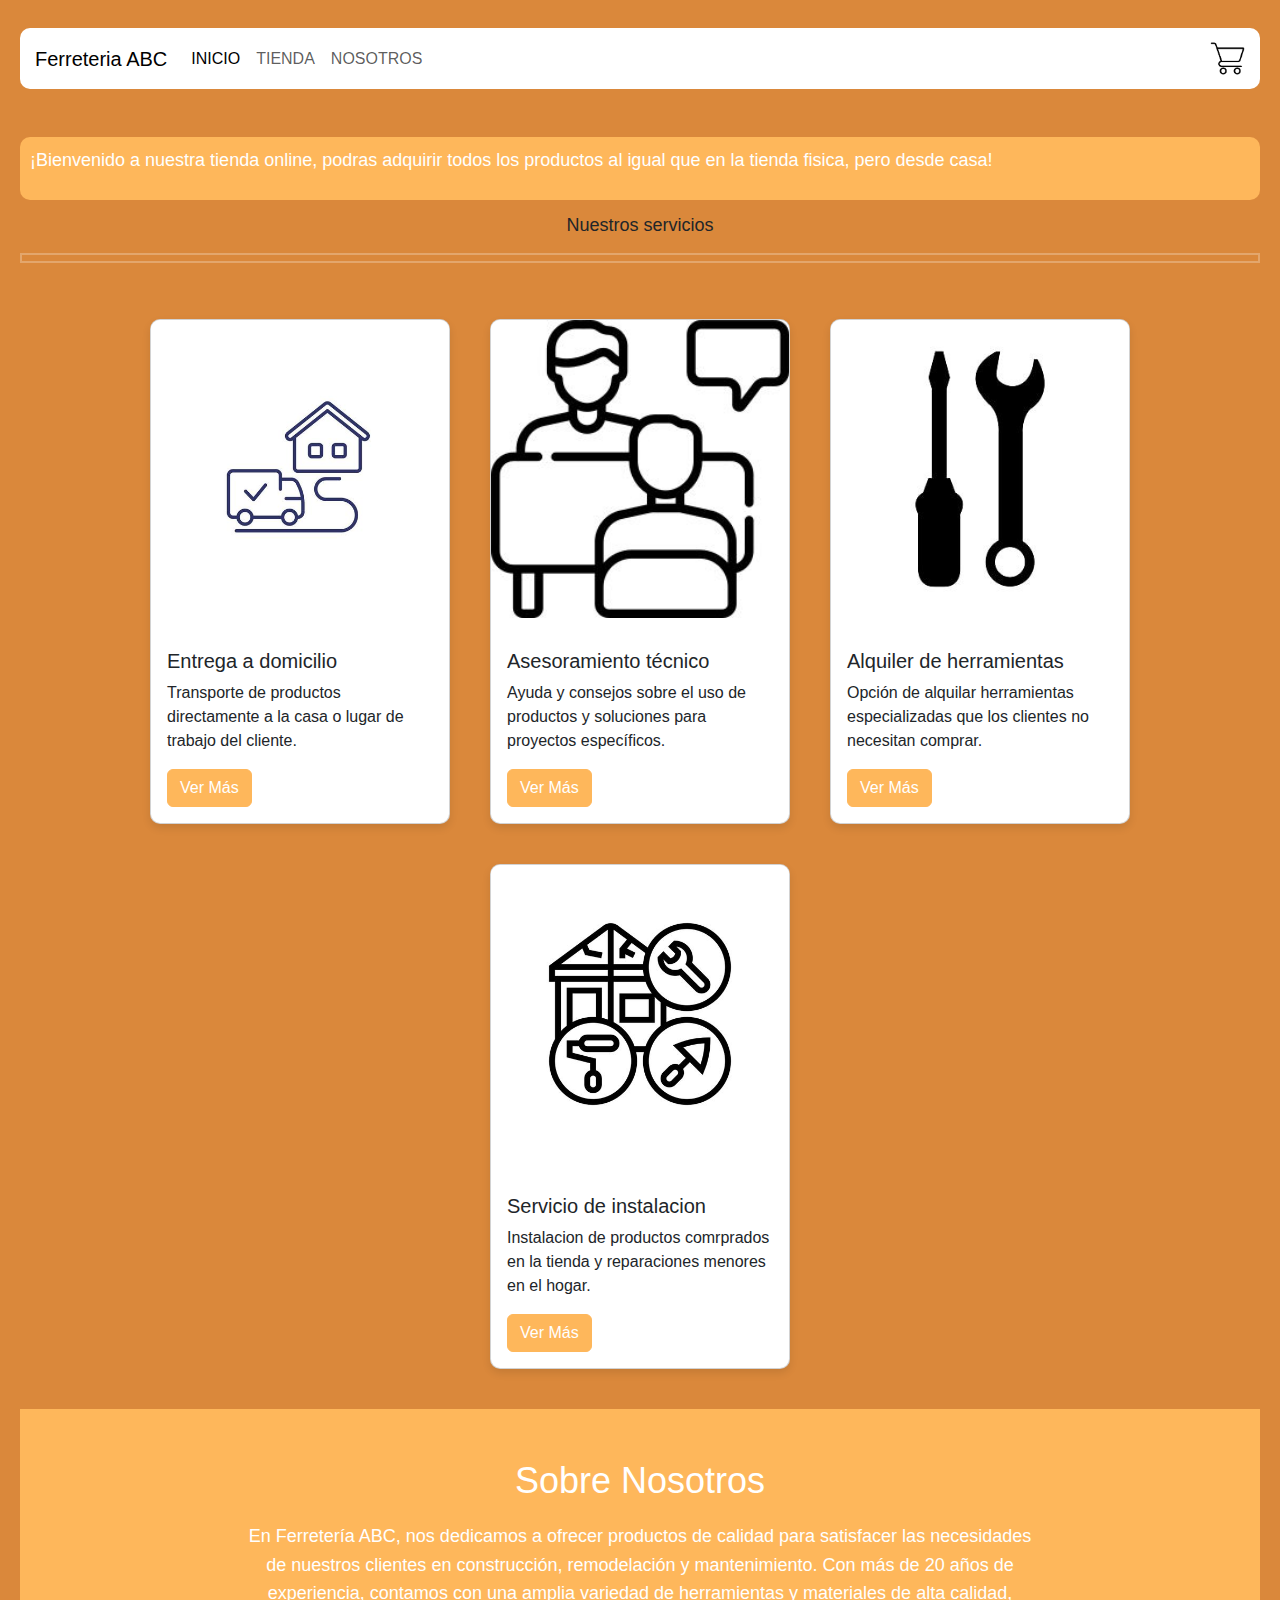
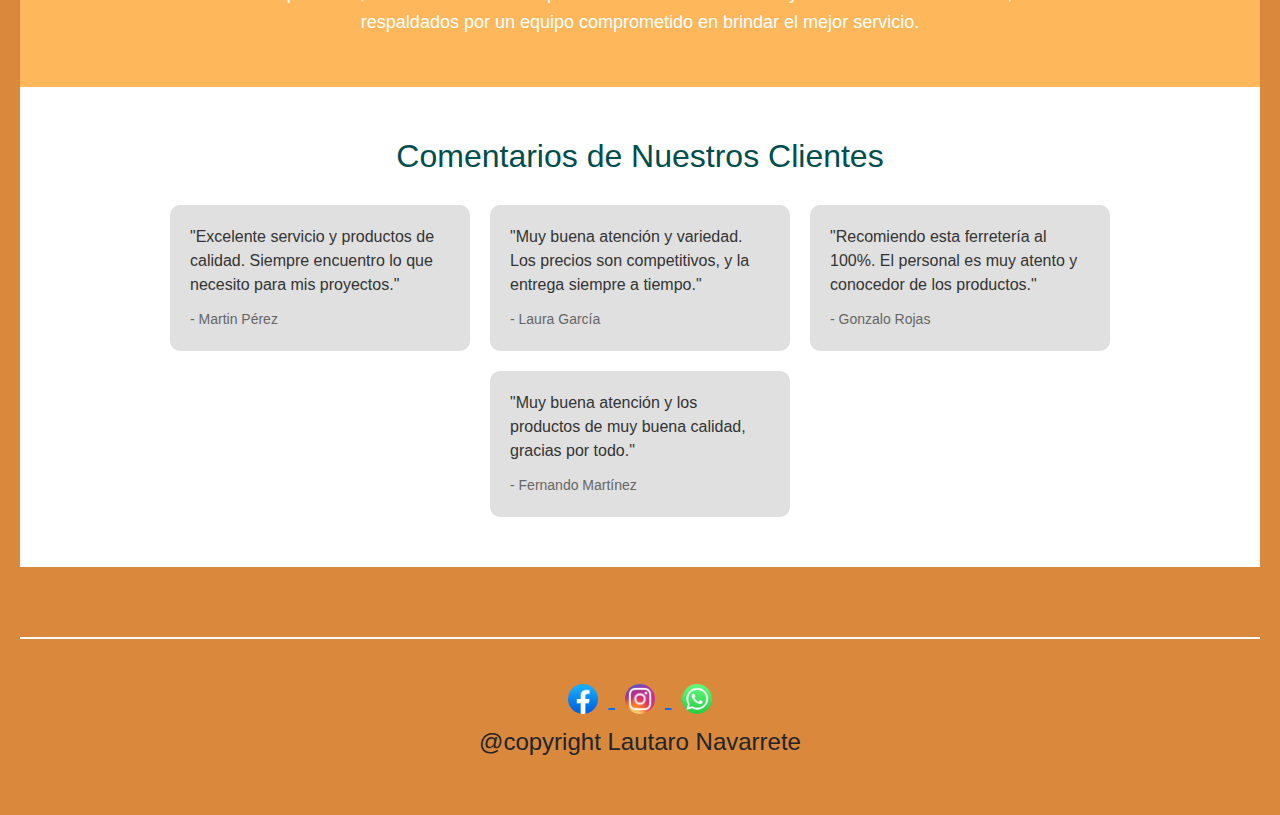
<file: html/index.html>
<!DOCTYPE html>
<html lang="en">
<head>
    <meta charset="UTF-8">
    <meta name="viewport" content="width=device-width, initial-scale=1.0">
    <meta name="description" content="Esta pagina es una ferreteria online, donde podes adquirir todas las herramientas que necesitas ">
    <meta name="keywords" content="Ferreteria, herramientas, martillo, destornillador, motosierra">
    <link href="https://cdn.jsdelivr.net/npm/bootstrap@5.3.3/dist/css/bootstrap.min.css" rel="stylesheet" integrity="sha384-QWTKZyjpPEjISv5WaRU9OFeRpok6YctnYmDr5pNlyT2bRjXh0JMhjY6hW+ALEwIH" crossorigin="anonymous">
    <link href="https://cdn.jsdelivr.net/npm/bootstrap@5.0.0-beta1/dist/css/bootstrap.min.css" rel="stylesheet">
    <link rel="stylesheet" href="/css/styles.css">
    <link rel="shortcut icon" href="/img/logo-pag.jpg">
    <title>Ferreteria Online - Home</title>
</head>
<body>
    <div class="navbar">
      <nav class="margenes navbar navbar-expand-lg navbar-light">
         <a class="navbar-brand" href="/html/index.html">Ferreteria ABC</a>
         <button class="navbar-toggler" type="button" data-bs-toggle="collapse" data-bs-target="#navbarSupportedContent"    aria-controls="navbarSupportedContent" aria-expanded="false" aria-label="Toggle navigation">
           <span class="navbar-toggler-icon"></span>
         </button>
         <div class="collapse navbar-collapse" id="navbarSupportedContent">
           <ul class="margen-down navbar-nav me-auto mb-2 mb-lg-0">
             <li class="nav-item">
               <a class="nav-link active white" aria-current="page" href="/html/index.html">INICIO</a>
             </li>
             <li class="nav-item">
               <a class="nav-link" href="/html/tienda.html">TIENDA</a>
             </li>
             <li class="nav-item">
               <a class="nav-link" href="#about-us">NOSOTROS</a>
             </li>
           </ul>
           <a href="/html/carrito.html"><img class="carrito_logo" src="/img/carrito.jpg" alt="carrito"></a>
         </div>
       </nav>
    </div>
    <main>
       <div class="parrafo_container">
        <p>¡Bienvenido a nuestra tienda online, podras adquirir todos los productos al igual que en la tienda fisica, pero desde casa!</p>
       </div>
       <div class="content_2">
        <h2>Nuestros servicios</h2>
        <hr>
      <div class="card_container">
           <div class="card">
             <img src="/img/entrega.jpg" class="card-img-top" alt="Entrega a domicilio">
              <div class="card-body">
                    <h5 class="card-title">Entrega a domicilio</h5>
                    <p class="card-text">Transporte de productos directamente a la casa o lugar de trabajo del cliente.</p>
                    <a href="#" class="btn btn-primary">Ver Más</a>
              </div>
           </div>
           <div class="card">
                    <img src="/img/asesioria.jpg" class="card-img-top" alt="Asesoramiento tecnico">
               <div class="card-body">
                    <h5 class="card-title">Asesoramiento técnico</h5>
                    <p class="card-text">Ayuda y consejos sobre el uso de productos y soluciones para proyectos específicos.</p>
                    <a href="#" class="btn btn-primary">Ver Más</a>
               </div>
           </div>
           <div class="card">
                    <img src="/img/herramientas.jpg" class="card-img-top" alt="Alquiler de herramientas">
               <div class="card-body">
                    <h5 class="card-title">Alquiler de herramientas</h5>
                    <p class="card-text">Opción de alquilar herramientas especializadas que los clientes no necesitan comprar.</p>
                    <a href="#" class="btn btn-primary">Ver Más</a>
               </div>
           </div>
           <div class="card">
                    <img src="/img/servicios.jpg" class="card-img-top" alt="Servicio de instalacion y reparacion">
               <div class="card-body">
                    <h5 class="card-title">Servicio de instalacion</h5>
                    <p class="card-text">Instalacion de productos comrprados en la tienda y reparaciones menores en el hogar.</p>
                    <a href="#" class="btn btn-primary">Ver Más</a>
               </div>
           </div>
       </div>
    </main>
    <section id="about-us" class="about-us">
      <div class="about-content">
          <h2>Sobre Nosotros</h2>
          <p>En Ferretería ABC, nos dedicamos a ofrecer productos de calidad para satisfacer las necesidades de nuestros clientes en construcción, remodelación y mantenimiento. Con más de 20 años de experiencia, contamos con una amplia variedad de herramientas y materiales de alta calidad, respaldados por un equipo comprometido en brindar el mejor servicio.</p>
      </div>
  </section>
  <section class="client-reviews">
      <h2>Comentarios de Nuestros Clientes</h2>
      <div class="reviews-container">
          <div class="review">
              <p>"Excelente servicio y productos de calidad. Siempre encuentro lo que necesito para mis proyectos."</p>
              <span>- Martin Pérez</span>
          </div>
          <div class="review">
              <p>"Muy buena atención y variedad. Los precios son competitivos, y la entrega siempre a tiempo."</p>
              <span>- Laura García</span>
          </div>
          <div class="review">
              <p>"Recomiendo esta ferretería al 100%. El personal es muy atento y conocedor de los productos."</p>
              <span>- Gonzalo Rojas</span>
          </div>
          <div class="review">
            <p>"Muy buena atención y los productos de muy buena calidad, gracias por todo."</p>
            <span>- Fernando Martínez</span>
        </div>
      </div>
  </section>
    <footer>
       <div class="footer_logo">
          <a href="https://www.facebook.com">
            <img src="/img/fk-logo.jpg" class="logo_footer" alt="Facebook">
          </a>
          <a href="http://www.instagram.com">
            <img src="/img/ig-logo.jpg" class="logo_footer" alt="Instagram">
          </a>
          <a href="http://www.whatsapp.com">
            <img src="/img/wsp-logo.jpg" class="logo_footer" alt="Whatsapp">
          </a>
        </div>
            <span>@copyright </span>
            <span>Lautaro Navarrete</span>
    </footer> 

    <script src="https://cdn.jsdelivr.net/npm/bootstrap@5.0.0-beta1/dist/js/bootstrap.bundle.min.js" integrity="sha384-ygbV9kiqUc6oa4msXn9868pTtWMgiQaeYH7/t7LECLbyPA2x65Kgf80OJFdroafW" crossorigin="anonymous"></script>
</body>
</html>
</file>
<file: css/styles.css>
* {
    margin: 0;
    padding: 0;
    box-sizing: border-box;
    font-family: sans-serif;
  }
  body {
    background-color: rgb(218, 136, 59);
    padding: 20px;
  }
/*--- NAVBAR ---*/
  .navbar {
    width: 100%;
    border-radius: 10px;
    margin-bottom: 20px;
  }
  .margenes.navbar.navbar-expand-lg.navbar-light {
    background-color: #fff;
  }
  .navbar-brand {
    padding-left: 15px;
  }
  
  .navbar-toggler:hover {
    background-color: #fff;
  }
  .carrito_logo {
    width: 45px;
    margin-right: 10px;
    overflow: hidden;
    transition: transform 0.3s ease;
  }
  .carrito_logo:hover {
    transform: translateY(-3px);
  }
  /*--- MAIN ---*/
  .parrafo_container {
    padding: 10px;
    background-color: #feb75b;
    color: #fff;
    border-radius: 10px;
    
    font-size: 18px;
  }
  main h2 {
    margin-top: 15px;
    font-size: 18px;
  }
  hr {
    color: #fff;
    height: 10px;
    border: 2px solid #fff;
    

  }
  /*--- CARD INICIO ---*/
.card_container {
  display: flex;
  flex-wrap: wrap;
  padding: 20px;
  justify-content: center;
}

.card img{
  align-content: center;
  align-items: center;
  margin-bottom: 15px;
}
.btn-primary {
  background-color: #feb75b;
  border-color: #feb75b;
}
.btn-primary:hover {
  color: #000;
  background-color: #fff;
  border-color: #fff;
}
/*--- ABOUT US SECTION ---*/
.about-us {
  background-color: #feb75b;
  color: white;
  padding: 50px;
  text-align: center;
}

.about-us h2 {
  font-size: 36px;
  margin-bottom: 20px;
}

.about-us p {
  font-size: 18px;
  max-width: 800px;
  margin: 0 auto;
  line-height: 1.6;
}

/*--- SECTION CLIENTES ---*/
.client-reviews {
  background-color: #fff;
  padding: 50px;
  text-align: center;
}

.client-reviews h2 {
  font-size: 32px;
  color: #004d4d;
  margin-bottom: 30px;
}

.reviews-container {
  display: flex;
  flex-wrap: wrap;
  gap: 20px;
  justify-content: center;
}

.review {
  background-color: #e0e0e0;
  border-radius: 10px;
  padding: 20px;
  max-width: 300px;
  text-align: left;
}

.review p {
  font-size: 16px;
  color: #333;
  margin-bottom: 10px;
}

.review span {
  font-size: 14px;
  color: #666;
}

/*--- TIENDA ---*/
#contenedor-productos {
  display: flex;
  flex-wrap: wrap;
}
label{
  margin: 8px;
  margin-left: 40px;
  font-size: 21px;
}
.filter {
  margin-left: 20px;
  color: #fff;
  background-color: #feb75b;
  border-radius: 10px;
  max-width: 445px;
  min-width: 350px;
  font-size: 18px;
}
/*--- CARD TIENDA ---*/
.card {
  width: 300px;
  margin: 20px;
  background-color: #ffffff;
  border-radius: 10px;
  box-shadow: 0 4px 8px rgba(0, 0, 0, 0.1);
  overflow: hidden;
  transition: transform 0.3s ease;
}
.card:hover {
  transform: translateY(-10px);
  color: #fff;
  background-color: #feb75b;
}

.card-image {
  display: flex;
  justify-content: center;
  align-items: center;     
  height: 250px;           
  overflow: hidden;
}

.card-image img {
  margin-top: 10px;
  max-width: 100%;
  max-height: 100%;
  object-fit: cover; 
  border: 2px solid #27ae60;
  border-radius: 5px;
  border-top: none;
  border-top-left-radius: 5%;
  border-top-right-radius: 5%;
  border-bottom-left-radius: 10%;
  border-bottom-right-radius: 10%;
}

.card-content {
  padding: 20px;
  text-align: center;
}

.card-nombre {
  font-size: 1.5rem;
  margin-bottom: 10px;
  color: #333;
}

.card-description {
  font-size: 1rem;
  color: #666;
  margin-bottom: 15px;
}

.card-precio {
  font-size: 1.2rem;
  color: #27ae60;
  margin-bottom: 20px;
}
.btn-compra {
  background-color: #27ae60;
  color: #fff;
  border: none;
  padding: 10px 20px;
  border-radius: 5px;
  cursor: pointer;
  font-size: 1rem;
  transition: background-color 0.3s ease;
}

.btn-compra:hover {
  background-color: #219150;
}
h2 {
  font-size: 15px;
  text-align: center;
}
/*--- CARRITO ---*/
#contenedor-carrito {
  border: 1px solid #ccc;
  padding: 20px;
  width: 300px;
  position: fixed;
  right: 20px;
  top: 20px;
  background-color: #fff;
  box-shadow: 0 4px 8px rgba(0, 0, 0, 0.1);
}

#lista-carrito {
  list-style-type: none;
  padding: 0;
}

#lista-carrito li {
  display: flex;
  justify-content: space-between;
  padding: 10px;
  margin: 10px;
  background-color: #22874c;
  border-radius: 5px;
  color: #fff;
}
#total-carrito {
  display: flex;
  justify-content: center;
  padding: 10px;
  margin: 10px;
  background-color: #666;
  color: #fff;
  border-radius: 5px;
  text-align: center;
}
.container_mt-5 {
  width: 80%;
  margin: 50px auto;
  background-color: #fff;
  padding: 20px;
  box-shadow: 0 0 10px rgba(0, 0, 0, 0.1);
}
h1 {
  text-align: center;
  color: #333;
}

.cart-items {
  margin: 20px 0;
}

.cart-item {
  display: flex;
  align-items: center;
  justify-content: space-between;
  padding: 10px;
  border-bottom: 1px solid #ddd;
}
.item-details {
  flex: 1;
  margin-left: 20px;
}

 .mt-5{
  margin: 0;
  font-size: 18px;
  color: #333;
}

.item-details p {
  margin: 5px 0;
  color: #666;
}

.price {
  font-size: 16px;
  color: #000;
}
.text-carrito {
  text-align: center;
}
.remove-item {
  background-color: #ff4d4d;
  color: #fff;
  border: none;
  padding: 10px;
  cursor: pointer;
}

.remove-item:hover {
  background-color: #ff1a1a;
}

.cart-actions {
  display: flex;
  justify-content: space-between;
  margin-top: 20px;
}

.empty-cart, .checkout {
  background-color: #333;
  color: #fff;
  border: none;
  padding: 15px;
  cursor: pointer;
  width: 48%;
}

.empty-cart:hover, .checkout:hover {
  background-color: #555;
}
  /*--- FOOTER ---*/
  footer {
    background-color: transparent;
    padding: 35px;
    text-align: center;
    font-family: sans-serif;
    font-size: 1.5em;
    font-weight: 100;
    border-top: 2px solid #ffffff;
    margin-top: 70px;
  }
  
  .footer_logo {
    display: flexbox;
  }
  
  .logo_footer {
    width: 30px;
    border-radius: 50%;
    margin: 10px;
    margin-top: 10px;
    transition: transform 0.3s ease;
  }
  
  .logo_footer:hover {
    transform: scale(1.2);
  }
  
  /*--- MEDIA ---*/
  @media screen and (max-width: 429px) {
    footer {
      background-color: transparent;
      padding: 35px;
      text-align: center;
      font-family: sans-serif;
      font-size: 1.1em;
      font-weight: 100;
      border-top: 1px solid #fff;
      margin-top: 70px;
    }
  }
  @media screen and (max-width: 720px) {
    .card-container {
      display: flex;
      justify-content: center;       
  }
     .card {
    width: 300px;
    background-color: #fff;
    border-radius: 10px;
    box-shadow: 0 4px 8px rgba(0, 0, 0, 0.1);
    overflow: hidden;
    transition: transform 0.3s ease;
  }
  }
</file>
